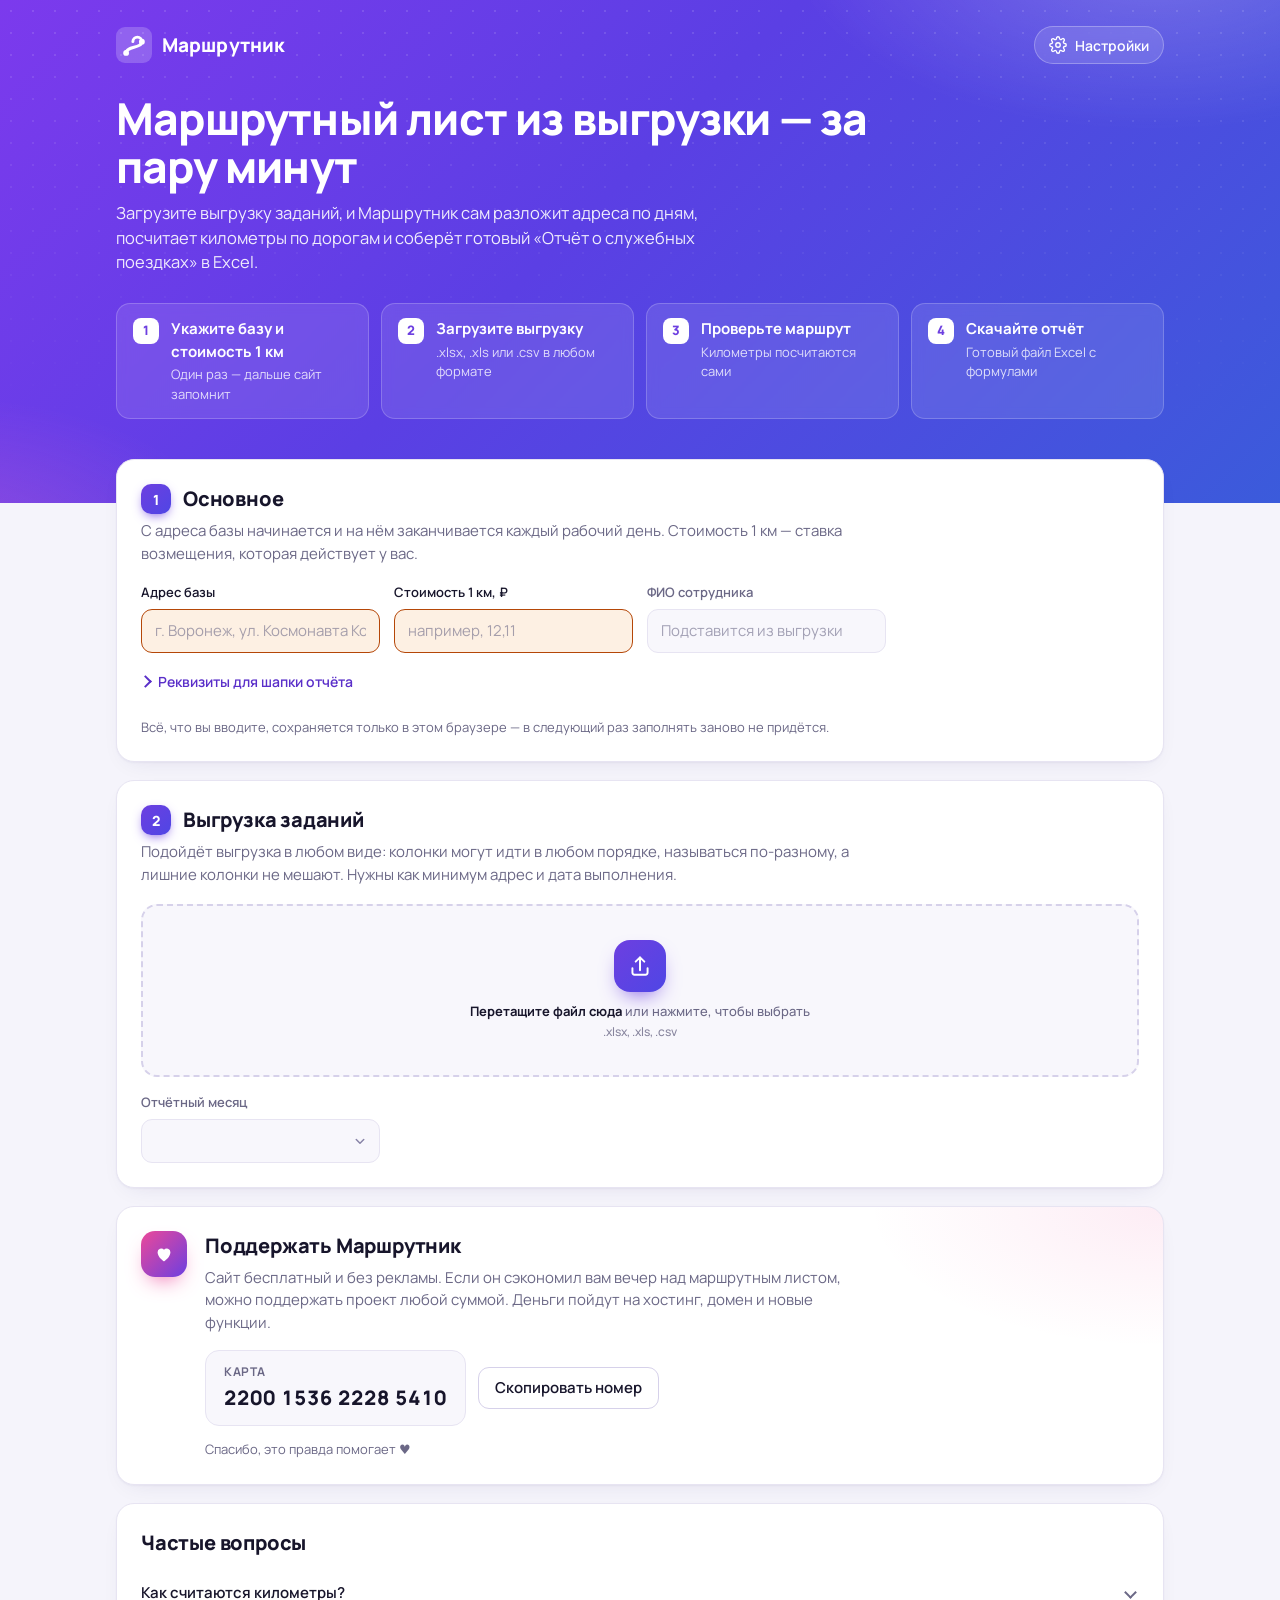
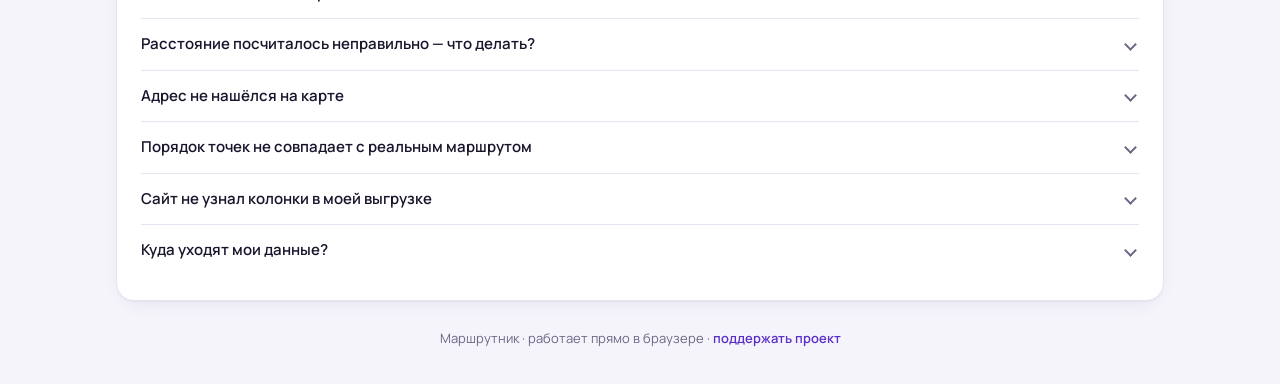
<file: index.html>
<!doctype html>
<html lang="ru">
<head>
<meta charset="utf-8">
<meta name="viewport" content="width=device-width, initial-scale=1">
<title>Маршрутник — маршрутный лист из выгрузки</title>
<meta name="description" content="Загрузите выгрузку заданий — получите готовый отчёт о служебных поездках с посчитанным километражем.">
<link rel="canonical" href="https://xn--80aqgfgraqi2c.xn--p1ai/">
<meta property="og:type" content="website">
<meta property="og:site_name" content="Маршрутник">
<meta property="og:url" content="https://xn--80aqgfgraqi2c.xn--p1ai/">
<meta property="og:title" content="Маршрутник — маршрутный лист из выгрузки за пару минут">
<meta property="og:description" content="Загрузите выгрузку заданий — получите готовый отчёт о служебных поездках с посчитанным километражем.">
<meta property="og:locale" content="ru_RU">
<meta name="theme-color" content="#6d3fe0">
<link rel="icon" href="data:image/svg+xml,%3Csvg xmlns='http://www.w3.org/2000/svg' viewBox='0 0 32 32'%3E%3Crect width='32' height='32' rx='8' fill='%237b3fe4'/%3E%3Cpath d='M9 23c0-6 14-4 14-10a4 4 0 0 0-8 0' fill='none' stroke='%23fff' stroke-width='2.6' stroke-linecap='round'/%3E%3Ccircle cx='9' cy='23' r='2.6' fill='%23fff'/%3E%3Ccircle cx='23' cy='13' r='2.6' fill='%23fff'/%3E%3C/svg%3E">
<link rel="preconnect" href="https://fonts.googleapis.com">
<link rel="preconnect" href="https://fonts.gstatic.com" crossorigin>
<link rel="stylesheet" href="https://fonts.googleapis.com/css2?family=Manrope:wght@400;500;600;700;800&display=swap">
<link rel="stylesheet" href="style.css">
</head>
<body>
<header class="hero">
  <div class="hero-in">
    <div class="brand">
      <svg class="logo" viewBox="0 0 32 32" aria-hidden="true">
        <rect width="32" height="32" rx="8" fill="currentColor"/>
        <path d="M9 23c0-6 14-4 14-10a4 4 0 0 0-8 0" fill="none" stroke="#fff" stroke-width="2.6" stroke-linecap="round"/>
        <circle cx="9" cy="23" r="2.6" fill="#fff"/><circle cx="23" cy="13" r="2.6" fill="#fff"/>
      </svg>
      <span class="name">Маршрутник</span>
      <button id="settingsBtn" class="settings-btn" type="button" title="Настройки" aria-label="Настройки"><svg viewBox="0 0 24 24" aria-hidden="true"><path d="M12 15a3 3 0 1 0 0-6 3 3 0 0 0 0 6Z" fill="none" stroke="currentColor" stroke-width="1.8"/><path d="M19.4 15a1.7 1.7 0 0 0 .3 1.8l.1.1a2 2 0 1 1-2.8 2.8l-.1-.1a1.7 1.7 0 0 0-1.8-.3 1.7 1.7 0 0 0-1 1.5V21a2 2 0 1 1-4 0v-.1a1.7 1.7 0 0 0-1.1-1.5 1.7 1.7 0 0 0-1.8.3l-.1.1a2 2 0 1 1-2.8-2.8l.1-.1a1.7 1.7 0 0 0 .3-1.8 1.7 1.7 0 0 0-1.5-1H3a2 2 0 1 1 0-4h.1a1.7 1.7 0 0 0 1.5-1.1 1.7 1.7 0 0 0-.3-1.8l-.1-.1a2 2 0 1 1 2.8-2.8l.1.1a1.7 1.7 0 0 0 1.8.3H9a1.7 1.7 0 0 0 1-1.5V3a2 2 0 1 1 4 0v.1a1.7 1.7 0 0 0 1 1.5 1.7 1.7 0 0 0 1.8-.3l.1-.1a2 2 0 1 1 2.8 2.8l-.1.1a1.7 1.7 0 0 0-.3 1.8V9a1.7 1.7 0 0 0 1.5 1H21a2 2 0 1 1 0 4h-.1a1.7 1.7 0 0 0-1.5 1Z" fill="none" stroke="currentColor" stroke-width="1.8" stroke-linejoin="round"/></svg><span>Настройки</span></button>
    </div>
    <h1>Маршрутный лист из выгрузки — за пару минут</h1>
    <p class="lead">Загрузите выгрузку заданий, и Маршрутник сам разложит адреса по дням, посчитает километры по дорогам и соберёт готовый «Отчёт о служебных поездках» в Excel.</p>
    <ol class="steps">
      <li><b>Укажите базу и стоимость 1 км</b><span>Один раз — дальше сайт запомнит</span></li>
      <li><b>Загрузите выгрузку</b><span>.xlsx, .xls или .csv в любом формате</span></li>
      <li><b>Проверьте маршрут</b><span>Километры посчитаются сами</span></li>
      <li><b>Скачайте отчёт</b><span>Готовый файл Excel с формулами</span></li>
    </ol>
  </div>
</header>

<div id="settingsPanel" class="settings-panel" hidden>
  <div class="settings-backdrop" data-settings-close></div>
  <div class="settings-dialog" role="dialog" aria-modal="true" aria-labelledby="settingsTitle">
    <div class="settings-head">
      <h2 id="settingsTitle">Настройки</h2>
      <button id="settingsClose" class="settings-close" type="button" title="Закрыть" aria-label="Закрыть">×</button>
    </div>
    <div class="settings-body">
      <label>Накрутка км при авторасчёте, %
        <input id="kmMarkup" type="number" min="0" max="1000" step="0.1" inputmode="decimal" placeholder="0">
      </label>
      <p class="hint">Процент добавляется только к километрам, рассчитанным автоматически по карте. Значения, введённые вручную, не изменяются.</p>
    </div>
  </div>
</div>

<main>
  <section class="card">
    <h2><span class="badge">1</span>Основное</h2>
    <p class="intro">С адреса базы начинается и на нём заканчивается каждый рабочий день. Стоимость 1 км — ставка возмещения, которая действует у вас.</p>
    <div class="grid">
      <label class="req">Адрес базы<input id="office" placeholder="г. Воронеж, ул. Космонавта Комарова, 8"></label>
      <label class="req">Стоимость 1 км, ₽<input id="rate" inputmode="decimal" placeholder="например, 12,11"></label>
      <label>ФИО сотрудника<input id="fio" list="fioList" placeholder="Подставится из выгрузки"></label>
      <datalist id="fioList"></datalist>
    </div>
    <details class="more">
      <summary>Реквизиты для шапки отчёта</summary>
      <div class="grid">
        <label>Филиал<input id="branch" value="Воронежский"></label>
        <label>Номер назначения<input id="assignment"></label>
        <label>Тип наряда<input id="orderType" value="Инсталляция"></label>
        <label>Сегмент<input id="segment" value="B2C"></label>
        <label>Код проекта<input id="projectCode"></label>
        <label>Организация<input id="org" value="ПАО «Ростелеком»"></label>
        <label>ИНН организации<input id="inn" value="7707049388"></label>
      </div>
    </details>
    <p class="hint">Всё, что вы вводите, сохраняется только в этом браузере — в следующий раз заполнять заново не придётся.</p>
  </section>

  <section class="card">
    <h2><span class="badge">2</span>Выгрузка заданий</h2>
    <p class="intro">Подойдёт выгрузка в любом виде: колонки могут идти в любом порядке, называться по-разному, а лишние колонки не мешают. Нужны как минимум адрес и дата выполнения.</p>
    <label class="drop" id="drop">
      <input type="file" id="file" accept=".xlsx,.xls,.xlsm,.csv">
      <svg viewBox="0 0 24 24" aria-hidden="true"><path d="M12 16V4m0 0-4 4m4-4 4 4M5 14v4a2 2 0 0 0 2 2h10a2 2 0 0 0 2-2v-4" fill="none" stroke="currentColor" stroke-width="1.8" stroke-linecap="round" stroke-linejoin="round"/></svg>
      <span><b>Перетащите файл сюда</b> или нажмите, чтобы выбрать<br><small>.xlsx, .xls, .csv</small></span>
    </label>
    <div id="loadInfo" class="hint"></div>
    <div id="mapping" hidden>
      <h3>Что в каких колонках <span class="hint">определено автоматически — поправьте, если что-то не так</span></h3>
      <div class="grid" id="mapGrid"></div>
    </div>
    <div class="grid" id="filters" hidden>
      <label>Отчётный месяц<select id="month"></select></label>
    </div>
  </section>

  <section class="card" id="routeCard" hidden>
    <h2><span class="badge">3</span>Маршрут по дням</h2>
    <p class="intro">Каждый день начинается с выезда с базы (0 км) и заканчивается возвратом на базу. Точки идут в порядке выполнения заданий. Км в строке — расстояние по дорогам от предыдущей точки до этой.</p>
    <div class="toolbar">
      <button id="recalc" type="button" class="ghost">↻ Пересчитать км</button>
      <span id="kmStatus" class="hint"></span>
    </div>
    <ul class="legend">
      <li><span class="src auto">авто</span> посчитано по карте</li>
      <li><span class="src manual">вручную</span> исправлено вами — запомнится для этой пары адресов</li>
      <li><span class="src approx">≈ примерно</span> адрес найден неточно — стоит проверить</li>
      <li><span class="src none">нет на карте</span> впишите км сами</li>
    </ul>
    <div id="days"></div>
    <div class="totals" id="totals"></div>
  </section>

  <section class="card" id="exportCard" hidden>
    <h2><span class="badge">4</span>Готово</h2>
    <p class="intro">В файле будут все четыре раздела отчёта: детализация маршрута, топливная карта, реестр выплат и реестр чеков. Суммы считаются формулами, поэтому их можно поправить прямо в Excel.</p>
    <button id="download" type="button" class="primary big"><svg viewBox="0 0 24 24" aria-hidden="true"><path d="M12 4v12m0 0-4-4m4 4 4-4M5 20h14" fill="none" stroke="currentColor" stroke-width="2" stroke-linecap="round" stroke-linejoin="round"/></svg>Скачать отчёт .xlsx</button>
    <span id="warn" class="warn"></span>
  </section>

  <section class="card support" id="support" hidden>
    <div class="support-icon" aria-hidden="true">
      <svg viewBox="0 0 24 24"><path d="M12 20s-7-4.4-7-10a4 4 0 0 1 7-2.6A4 4 0 0 1 19 10c0 5.6-7 10-7 10Z" fill="currentColor"/></svg>
    </div>
    <div class="support-text">
      <h2>Поддержать Маршрутник</h2>
      <p>Сайт бесплатный и без рекламы. Если он сэкономил вам вечер над маршрутным листом, можно поддержать проект любой суммой. Деньги пойдут на хостинг, домен и новые функции.</p>
      <div class="support-pay">
        <div class="card-num">
          <span class="card-label">Карта<span id="supportBank"></span></span>
          <b id="supportCard"></b>
          <small id="supportName"></small>
        </div>
        <button id="supportCopy" type="button" class="ghost">Скопировать номер</button>
      </div>
      <p class="hint">Спасибо, это правда помогает ♥</p>
    </div>
  </section>

  <section class="card faq">
    <h2>Частые вопросы</h2>
    <details>
      <summary>Как считаются километры?</summary>
      <p>По дорогам между соседними точками дня, по данным открытых карт OpenStreetMap. Выезд с базы в начале дня — 0 км, возврат на базу — от последнего адреса дня до базы. Первый расчёт за месяц занимает пару минут, дальше результаты берутся из памяти браузера.</p>
    </details>
    <details>
      <summary>Расстояние посчиталось неправильно — что делать?</summary>
      <p>Просто впишите верное число в строке. Сайт отметит его как «вручную» и в следующий раз сам подставит это значение для той же пары адресов. Чтобы вернуть автоматический расчёт, очистите поле.</p>
    </details>
    <details>
      <summary>Адрес не нашёлся на карте</summary>
      <p>Такое бывает с новостройками и нестандартными адресами. Впишите км для этой строки вручную. Если на карте не находится база, напишите её адрес полностью, например: «Воронеж, ул. Космонавта Комарова, 8».</p>
    </details>
    <details>
      <summary>Порядок точек не совпадает с реальным маршрутом</summary>
      <p>Двигайте задания стрелками ↑ ↓, а лишние убирайте крестиком. Расстояния вокруг изменённых точек пересчитаются сами.</p>
    </details>
    <details>
      <summary>Сайт не узнал колонки в моей выгрузке</summary>
      <p>После загрузки появится блок «Что в каких колонках» — выберите там вручную, где адрес, где дата и так далее. Если адрес разбит на несколько колонок (город, улица, дом), укажите их как части адреса.</p>
    </details>
    <details>
      <summary>Куда уходят мои данные?</summary>
      <p>Файл обрабатывается прямо в браузере и никуда не загружается. Для подсчёта расстояний на сервис карт OpenStreetMap отправляются только адреса, без ФИО и номеров нарядов. Для статистики посещений работает Яндекс Метрика: она видит, какие кнопки нажимают, но не содержимое файла, адреса и ФИО.</p>
    </details>
  </section>
</main>

<footer>Маршрутник · работает прямо в браузере<span id="supportLink" hidden> · <a href="#support">поддержать проект</a></span></footer>

<script src="lib/xlsx.full.min.js"></script>
<script src="lib/exceljs.min.js"></script>
<script src="app.js"></script>
</body>
</html>
</file>
<file: style.css>
:root {
  --bg: #f5f4fb;
  --card: #ffffff;
  --field: #f8f7fc;
  --text: #17152b;
  --muted: #6b6886;
  --line: #e7e4f2;
  --line-strong: #d6d1ea;
  --accent: #6d3fe0;
  --accent-2: #4f46e5;
  --accent-soft: #efeafd;
  --accent-ink: #5a2fc9;
  --ok: #067647;
  --ok-soft: #e6f6ee;
  --warn: #b54708;
  --warn-soft: #fdf0e3;
  --base-row: #faf9fe;
  --shadow: 0 1px 2px rgba(35, 20, 90, .04), 0 8px 24px -12px rgba(35, 20, 90, .12);
  --shadow-lg: 0 24px 60px -20px rgba(35, 20, 90, .35);
  --r: 18px;
  color-scheme: light;
}
@media (prefers-color-scheme: dark) {
  :root {
    --bg: #100f18;
    --card: #1a1826;
    --field: #221f31;
    --text: #ece9f7;
    --muted: #a19cba;
    --line: #2d2940;
    --line-strong: #3b3654;
    --accent: #9a74f5;
    --accent-2: #6c63ff;
    --accent-soft: #2a2244;
    --accent-ink: #c4adff;
    --ok: #4fd18f;
    --ok-soft: #173427;
    --warn: #f7a24b;
    --warn-soft: #3a2616;
    --base-row: #1f1c2d;
    --shadow: 0 1px 2px rgba(0, 0, 0, .3), 0 10px 30px -14px rgba(0, 0, 0, .6);
    --shadow-lg: 0 24px 60px -20px rgba(0, 0, 0, .7);
    color-scheme: dark;
  }
}

* { box-sizing: border-box; }
html { -webkit-text-size-adjust: 100%; }
body {
  margin: 0;
  font: 15px/1.5 "Manrope", system-ui, -apple-system, "Segoe UI", Roboto, sans-serif;
  background: var(--bg);
  color: var(--text);
  -webkit-font-smoothing: antialiased;
}
main { max-width: 1080px; margin: -44px auto 0; padding: 0 16px; position: relative; z-index: 1; }
h2 { margin: 0 0 6px; font-size: 20px; font-weight: 800; letter-spacing: -.2px; display: flex; align-items: center; gap: 12px; }
h3 { font-weight: 700; }

/* ---------- шапка ---------- */
.hero {
  position: relative;
  overflow: hidden;
  color: #fff;
  padding: 26px 16px 84px;
  background:
    radial-gradient(600px 300px at 90% -10%, rgba(255, 255, 255, .22), transparent 60%),
    radial-gradient(500px 260px at -5% 110%, rgba(255, 120, 200, .28), transparent 60%),
    linear-gradient(135deg, #7c3aed 0%, #5b3fe4 45%, #3b5bdb 100%);
}
.hero::after {
  content: "";
  position: absolute; inset: 0;
  background-image: radial-gradient(rgba(255, 255, 255, .13) 1px, transparent 1px);
  background-size: 22px 22px;
  mask-image: linear-gradient(to bottom, #000, transparent 85%);
  pointer-events: none;
}
.hero-in { max-width: 1048px; margin: 0 auto; position: relative; z-index: 1; }
.brand { display: flex; align-items: center; gap: 10px; margin-bottom: 30px; }
.brand .logo { width: 36px; height: 36px; color: rgba(255, 255, 255, .2); flex: none; }
.brand .name { font-size: 19px; font-weight: 800; letter-spacing: .1px; }
.settings-btn {
  margin-left: auto;
  display: inline-flex; align-items: center; gap: 8px;
  height: 38px; padding: 0 14px;
  border: 1px solid rgba(255, 255, 255, .28);
  border-radius: 999px;
  background: rgba(255, 255, 255, .12);
  color: #fff; font-weight: 600; font-size: 14px;
  backdrop-filter: blur(6px);
  transition: background .15s;
}
.settings-btn:hover { background: rgba(255, 255, 255, .22); }
.settings-btn svg { width: 18px; height: 18px; transition: transform .4s; }
.settings-btn:hover svg { transform: rotate(60deg); }
.hero h1 { margin: 0 0 10px; font-size: clamp(28px, 4.6vw, 44px); line-height: 1.1; font-weight: 800; letter-spacing: -.8px; max-width: 760px; }
.hero .lead { margin: 0 0 28px; max-width: 640px; font-size: 16.5px; opacity: .9; }
.steps {
  list-style: none; margin: 0; padding: 0; counter-reset: step;
  display: grid; grid-template-columns: repeat(auto-fit, minmax(210px, 1fr)); gap: 12px;
}
.steps li {
  counter-increment: step;
  background: rgba(255, 255, 255, .1);
  border: 1px solid rgba(255, 255, 255, .2);
  border-radius: 14px;
  padding: 14px 16px 14px 54px;
  position: relative;
  display: flex; flex-direction: column; gap: 2px;
  backdrop-filter: blur(6px);
}
.steps li::before {
  content: counter(step);
  position: absolute; left: 16px; top: 14px;
  width: 26px; height: 26px; border-radius: 8px;
  background: #fff; color: var(--accent);
  font-weight: 800; font-size: 13px;
  display: grid; place-items: center;
}
.steps li b { font-weight: 700; }
.steps li span { font-size: 13px; opacity: .8; }

/* ---------- карточки ---------- */
.card {
  background: var(--card);
  border: 1px solid var(--line);
  border-radius: var(--r);
  padding: 24px;
  margin-bottom: 18px;
  box-shadow: var(--shadow);
}
.badge {
  width: 30px; height: 30px; border-radius: 10px;
  background: linear-gradient(135deg, var(--accent), var(--accent-2));
  color: #fff;
  display: inline-grid; place-items: center;
  font-size: 14px; font-weight: 800; flex: none;
  box-shadow: 0 4px 12px -4px var(--accent);
}
.intro { margin: 0 0 18px; color: var(--muted); max-width: 760px; }
.hint { color: var(--muted); font-size: 13px; margin: 12px 0 0; }
.warn { color: var(--warn); font-size: 14px; font-weight: 500; }

/* ---------- поля ---------- */
.grid {
  display: grid;
  grid-template-columns: repeat(auto-fill, minmax(230px, 1fr));
  gap: 14px;
}
label { display: flex; flex-direction: column; gap: 6px; font-size: 13px; font-weight: 600; color: var(--muted); }
label.req { color: var(--text); }
label > input, label > select { margin-top: auto; }
input, select {
  font: inherit; font-size: 15px; font-weight: 500;
  color: var(--text);
  background: var(--field);
  border: 1px solid var(--line);
  border-radius: 11px;
  height: 44px;
  padding: 0 13px;
  min-width: 0;
  transition: border-color .15s, box-shadow .15s, background .15s;
}
select {
  appearance: none;
  padding-right: 36px;
  background-image: url("data:image/svg+xml,%3Csvg xmlns='http://www.w3.org/2000/svg' viewBox='0 0 24 24'%3E%3Cpath d='m7 10 5 5 5-5' fill='none' stroke='%238a85a8' stroke-width='2' stroke-linecap='round' stroke-linejoin='round'/%3E%3C/svg%3E");
  background-repeat: no-repeat;
  background-position: right 10px center;
  background-size: 18px;
  cursor: pointer;
}
input::placeholder { color: var(--muted); opacity: .6; font-weight: 400; }
input:hover, select:hover { border-color: var(--line-strong); }
input:focus, select:focus {
  outline: none;
  border-color: var(--accent);
  background: var(--card);
  box-shadow: 0 0 0 4px color-mix(in srgb, var(--accent) 18%, transparent);
}
input.missing { border-color: var(--warn); background: var(--warn-soft); }

details.more { margin-top: 18px; }
details.more > summary,
.faq summary {
  cursor: pointer; list-style: none;
  display: flex; align-items: center; gap: 8px;
}
details.more > summary::-webkit-details-marker,
.faq summary::-webkit-details-marker { display: none; }
details.more > summary::before,
.faq summary::after {
  content: "";
  width: 8px; height: 8px; flex: none;
  border-right: 2px solid currentColor; border-bottom: 2px solid currentColor;
  transform: rotate(-45deg);
  transition: transform .2s;
}
details.more[open] > summary::before, .faq details[open] summary::after { transform: rotate(45deg); }
details.more > summary { color: var(--accent-ink); font-weight: 600; font-size: 14px; margin-bottom: 14px; width: fit-content; }
details.more > summary::before { width: 7px; height: 7px; }

/* ---------- кнопки ---------- */
button {
  font: inherit; font-weight: 600;
  display: inline-flex; align-items: center; justify-content: center; gap: 8px;
  border: 1px solid transparent;
  background: var(--accent-soft);
  color: var(--accent-ink);
  border-radius: 11px;
  padding: 9px 16px;
  cursor: pointer;
  transition: background .15s, transform .1s, box-shadow .15s, border-color .15s;
}
button:hover { background: color-mix(in srgb, var(--accent) 16%, var(--card)); }
button:active { transform: translateY(1px); }
button:focus-visible { outline: none; box-shadow: 0 0 0 4px color-mix(in srgb, var(--accent) 25%, transparent); }
button.primary {
  background: linear-gradient(135deg, var(--accent), var(--accent-2));
  color: #fff;
  box-shadow: 0 10px 24px -10px var(--accent);
}
button.primary:hover { filter: brightness(1.08); box-shadow: 0 14px 30px -10px var(--accent); }
button.big { padding: 14px 24px; font-size: 16px; border-radius: 13px; }
button.big svg { width: 20px; height: 20px; }
button.ghost { background: var(--card); border-color: var(--line-strong); color: var(--text); }
button.ghost:hover { border-color: var(--accent); color: var(--accent-ink); }
button.icon {
  width: 30px; height: 30px; padding: 0;
  border-radius: 8px;
  background: transparent; color: var(--muted);
  font-size: 14px;
}
button.icon:hover { background: var(--accent-soft); color: var(--accent-ink); }
button.icon[data-del]:hover { background: var(--warn-soft); color: var(--warn); }
button:disabled { opacity: .35; cursor: default; pointer-events: none; }

/* ---------- загрузка файла ---------- */
.drop {
  display: flex; flex-direction: column; align-items: center; gap: 10px;
  border: 2px dashed var(--line-strong);
  border-radius: 16px;
  padding: 34px 16px;
  text-align: center;
  cursor: pointer;
  color: var(--muted);
  font-weight: 500;
  background: var(--field);
  transition: border-color .15s, background .15s;
}
.drop:hover, .drop.over { border-color: var(--accent); background: var(--accent-soft); }
.drop input { display: none; }
.drop svg {
  width: 52px; height: 52px; padding: 13px;
  border-radius: 16px;
  color: #fff;
  background: linear-gradient(135deg, var(--accent), var(--accent-2));
  box-shadow: 0 10px 22px -10px var(--accent);
  transition: transform .2s;
}
.drop:hover svg { transform: translateY(-2px); }
.drop b { color: var(--text); font-weight: 700; }
.drop small { font-size: 12px; opacity: .8; }
#loadInfo:not(:empty) {
  display: inline-flex; align-items: center; gap: 6px;
  margin-top: 14px; padding: 6px 12px;
  border-radius: 999px;
  background: var(--ok-soft); color: var(--ok);
  font-weight: 600;
}
#mapping h3 { font-size: 15px; margin: 22px 0 12px; display: flex; flex-wrap: wrap; align-items: baseline; gap: 4px 10px; }
#mapping h3 .hint { font-weight: 500; margin: 0; }
#filters { margin-top: 16px; }

/* ---------- маршрут ---------- */
.toolbar { display: flex; flex-wrap: wrap; gap: 10px 14px; align-items: center; }
.toolbar .hint { margin: 0; }
.legend {
  list-style: none; padding: 0; margin: 16px 0 0;
  display: flex; flex-wrap: wrap; gap: 8px 18px;
  font-size: 13px; color: var(--muted);
}
.legend li { display: flex; align-items: center; gap: 6px; }
.legend .src { margin: 0; }

.src {
  display: inline-block;
  font-size: 11px; font-weight: 700;
  padding: 2px 8px;
  border-radius: 999px;
  white-space: nowrap;
  color: var(--muted);
  background: var(--field);
  border: 1px solid var(--line);
}
.src.auto { color: var(--ok); background: var(--ok-soft); border-color: transparent; }
.src.manual, .src.memory { color: var(--accent-ink); background: var(--accent-soft); border-color: transparent; }
.src.approx, .src.none { color: var(--warn); background: var(--warn-soft); border-color: transparent; }
.src.pending { animation: pulse 1.2s ease-in-out infinite; }
@keyframes pulse { 50% { opacity: .4; } }

.day {
  margin-top: 20px;
  border: 1px solid var(--line);
  border-radius: 14px;
  overflow: hidden;
}
.day h3 {
  margin: 0; padding: 12px 16px;
  font-size: 15px;
  display: flex; gap: 12px; align-items: center; justify-content: space-between; flex-wrap: wrap;
  background: var(--field);
  border-bottom: 1px solid var(--line);
}
.day h3 .dname::first-letter { text-transform: uppercase; }
.day h3 .dsum {
  color: var(--accent-ink); font-weight: 700; font-size: 13px;
  background: var(--accent-soft);
  padding: 3px 10px; border-radius: 999px;
}
.table-wrap { overflow-x: auto; }
table { border-collapse: collapse; width: 100%; font-size: 14px; }
th, td { padding: 8px 10px; text-align: left; vertical-align: middle; }
th {
  color: var(--muted); font-weight: 700; font-size: 11px;
  text-transform: uppercase; letter-spacing: .6px;
  border-bottom: 1px solid var(--line);
}
tbody tr + tr td { border-top: 1px solid var(--line); }
tbody tr.task:hover td { background: color-mix(in srgb, var(--accent-soft) 45%, transparent); }
tr.base td { background: var(--base-row); color: var(--muted); }
td.n { width: 44px; color: var(--muted); font-weight: 700; font-variant-numeric: tabular-nums; }
tr.task td.n { color: var(--accent-ink); }
td.addr { min-width: 260px; font-weight: 500; }
tr.base td.addr { font-weight: 500; }
td.addr small {
  display: inline-block; margin-left: 6px;
  font-size: 11px; font-weight: 700;
  color: var(--muted);
  text-transform: uppercase; letter-spacing: .4px;
}
td.time, td.ord { white-space: nowrap; color: var(--muted); font-variant-numeric: tabular-nums; }
td.num { white-space: nowrap; }
td.num input {
  width: 84px; height: 36px;
  text-align: right; font-weight: 700;
  font-variant-numeric: tabular-nums;
  margin-right: 8px;
}
td.num input:disabled { background: transparent; border-color: transparent; color: var(--muted); }
td.act { white-space: nowrap; text-align: right; width: 1%; }

.totals {
  margin-top: 22px;
  display: grid; grid-template-columns: repeat(auto-fit, minmax(150px, 1fr)); gap: 12px;
}
.stat {
  display: flex; flex-direction: column; gap: 2px;
  padding: 14px 16px;
  border-radius: 14px;
  background: var(--field);
  border: 1px solid var(--line);
}
.stat span { font-size: 12px; font-weight: 700; color: var(--muted); text-transform: uppercase; letter-spacing: .6px; }
.stat b { font-size: 24px; font-weight: 800; letter-spacing: -.4px; font-variant-numeric: tabular-nums; }
.stat small { font-size: 12px; color: var(--warn); font-weight: 600; }
.stat.total {
  color: #fff; border: 0;
  background: linear-gradient(135deg, var(--accent), var(--accent-2));
  box-shadow: 0 12px 26px -14px var(--accent);
}
.stat.total span, .stat.total small { color: rgba(255, 255, 255, .8); }

#exportCard .export-row, #exportCard { position: relative; }
#exportCard .warn:not(:empty) {
  display: inline-block; margin-left: 14px; padding: 6px 12px;
  border-radius: 10px; background: var(--warn-soft);
}

/* ---------- поддержка ---------- */
.support {
  display: flex; gap: 18px; align-items: flex-start;
  background:
    radial-gradient(420px 200px at 100% 0%, color-mix(in srgb, #ec4899 10%, transparent), transparent 70%),
    var(--card);
}
.support[hidden] { display: none; }
.support-icon {
  width: 46px; height: 46px; flex: none;
  display: grid; place-items: center;
  border-radius: 14px;
  color: #fff;
  background: linear-gradient(135deg, #ec4899, var(--accent));
  box-shadow: 0 10px 22px -10px #ec4899;
}
.support-icon svg { width: 22px; height: 22px; }
.support-text { min-width: 0; }
.support-text p { margin: 0 0 16px; color: var(--muted); max-width: 640px; }
.support-text .hint { margin: 14px 0 0; }
.support-pay { display: flex; flex-wrap: wrap; align-items: center; gap: 12px; }
.card-num {
  display: flex; flex-direction: column; gap: 2px;
  padding: 12px 18px;
  border-radius: 14px;
  background: var(--field);
  border: 1px solid var(--line);
}
.card-label { font-size: 12px; font-weight: 700; color: var(--muted); text-transform: uppercase; letter-spacing: .6px; }
.card-num b { font-size: 20px; font-weight: 800; letter-spacing: 1px; font-variant-numeric: tabular-nums; user-select: all; }
.card-num small { font-size: 13px; color: var(--muted); }
.card-num small:empty { display: none; }
button.done, button.done:hover { border-color: var(--ok); color: var(--ok); background: var(--ok-soft); }
footer a { color: var(--accent-ink); text-decoration: none; font-weight: 600; }
footer a:hover { text-decoration: underline; }

/* ---------- частые вопросы ---------- */
.faq h2 { margin-bottom: 10px; }
.faq details { border-top: 1px solid var(--line); }
.faq details:first-of-type { border-top: 0; }
.faq summary { justify-content: space-between; padding: 14px 0; font-weight: 600; }
.faq summary::after { width: 7px; height: 7px; transform: rotate(45deg); color: var(--muted); margin-right: 4px; }
.faq details[open] summary::after { transform: rotate(-135deg); }
.faq summary:hover { color: var(--accent-ink); }
.faq details p { margin: 0 0 16px; color: var(--muted); max-width: 780px; }

footer { text-align: center; color: var(--muted); font-size: 13px; padding: 10px 16px 36px; }

/* ---------- окно настроек ---------- */
.settings-panel[hidden] { display: none; }
.settings-panel { position: fixed; inset: 0; z-index: 1000; display: grid; place-items: start center; padding: 90px 16px 16px; }
.settings-backdrop { position: absolute; inset: 0; background: rgba(15, 10, 35, .5); backdrop-filter: blur(3px); animation: fade .2s; }
.settings-dialog {
  position: relative; width: min(440px, 100%);
  background: var(--card); color: var(--text);
  border: 1px solid var(--line);
  border-radius: 20px; box-shadow: var(--shadow-lg);
  overflow: hidden;
  animation: pop .22s cubic-bezier(.2, .9, .3, 1.2);
}
.settings-head { display: flex; align-items: center; justify-content: space-between; padding: 18px 20px; border-bottom: 1px solid var(--line); }
.settings-head h2 { margin: 0; font-size: 18px; }
.settings-close { width: 34px; height: 34px; padding: 0; background: transparent; color: var(--muted); font-size: 24px; line-height: 1; }
.settings-close:hover { background: var(--field); color: var(--text); }
.settings-body { padding: 20px; }
.settings-body label { color: var(--text); }
.settings-body input { width: 100%; }
body.settings-open { overflow: hidden; }
@keyframes fade { from { opacity: 0; } }
@keyframes pop { from { opacity: 0; transform: translateY(8px) scale(.97); } }

/* ---------- телефон ---------- */
@media (max-width: 640px) {
  body { font-size: 14.5px; }
  .hero { padding: 20px 16px 72px; }
  .brand { margin-bottom: 22px; }
  .settings-btn span { display: none; }
  .settings-btn { width: 38px; padding: 0; justify-content: center; }
  .hero .lead { font-size: 15px; }
  .steps { grid-template-columns: 1fr 1fr; gap: 8px; }
  .steps li { padding: 12px; padding-top: 46px; }
  .steps li::before { left: 12px; top: 12px; }
  main { margin-top: -40px; }
  .card { padding: 18px 16px; border-radius: 16px; }
  h2 { font-size: 18px; }
  .grid { grid-template-columns: 1fr; gap: 12px; }

  /* строки маршрута — карточками вместо таблицы */
  .table-wrap { overflow: visible; }
  table, tbody { display: block; }
  thead { display: none; }
  tbody tr {
    display: grid;
    grid-template-columns: 26px minmax(0, 1fr) auto;
    grid-template-areas: "n addr addr" "n time ord" "n km act";
    column-gap: 8px; row-gap: 4px;
    padding: 10px 12px;
  }
  tbody tr + tr { border-top: 1px solid var(--line); }
  tbody tr + tr td { border-top: 0; }
  tr.base { background: var(--base-row); }
  td { padding: 0; background: transparent !important; }
  td.n { grid-area: n; width: auto; padding-top: 1px; }
  td.addr { grid-area: addr; min-width: 0; }
  td.addr small { display: block; margin: 2px 0 0; }
  td.time { grid-area: time; align-self: center; }
  td.ord { grid-area: ord; align-self: center; }
  td.ord:not(:empty)::before { content: "№ "; }
  td.num { grid-area: km; display: flex; flex-wrap: wrap; align-items: center; gap: 6px; min-width: 0; }
  td.num input { margin: 0; width: 76px; }
  td.act { grid-area: act; width: auto; align-self: center; }
  td.ord { text-align: right; }
  tr.base { grid-template-areas: "n addr addr" "n km act"; }
  tr.base td.time, tr.base td.ord { display: none; }
  .totals { grid-template-columns: 1fr 1fr; }
  .support { flex-direction: column; gap: 14px; }
  .card-num, .support-pay button { width: 100%; }
  .card-num b { font-size: 18px; }
  .stat b { font-size: 20px; }
  button.big { width: 100%; }
  #exportCard .warn:not(:empty) { margin: 12px 0 0; display: block; }
}
</file>
